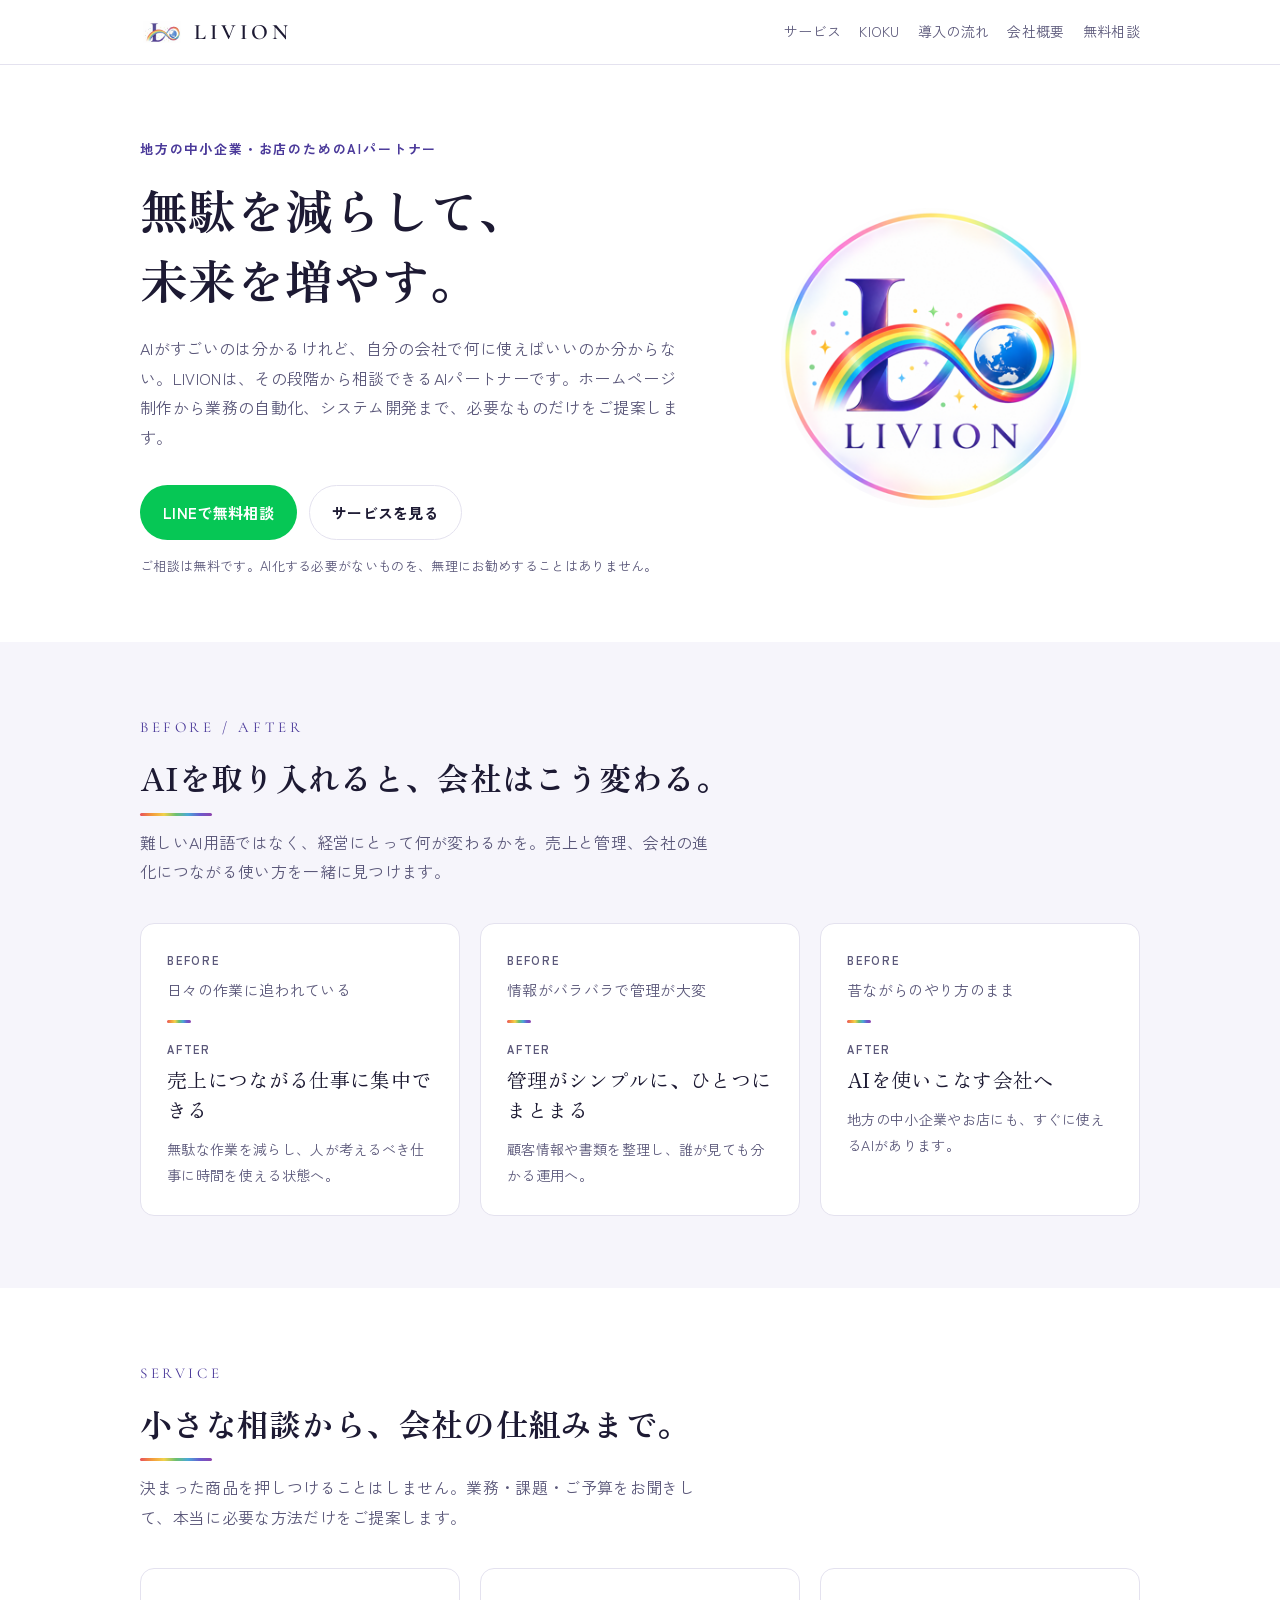
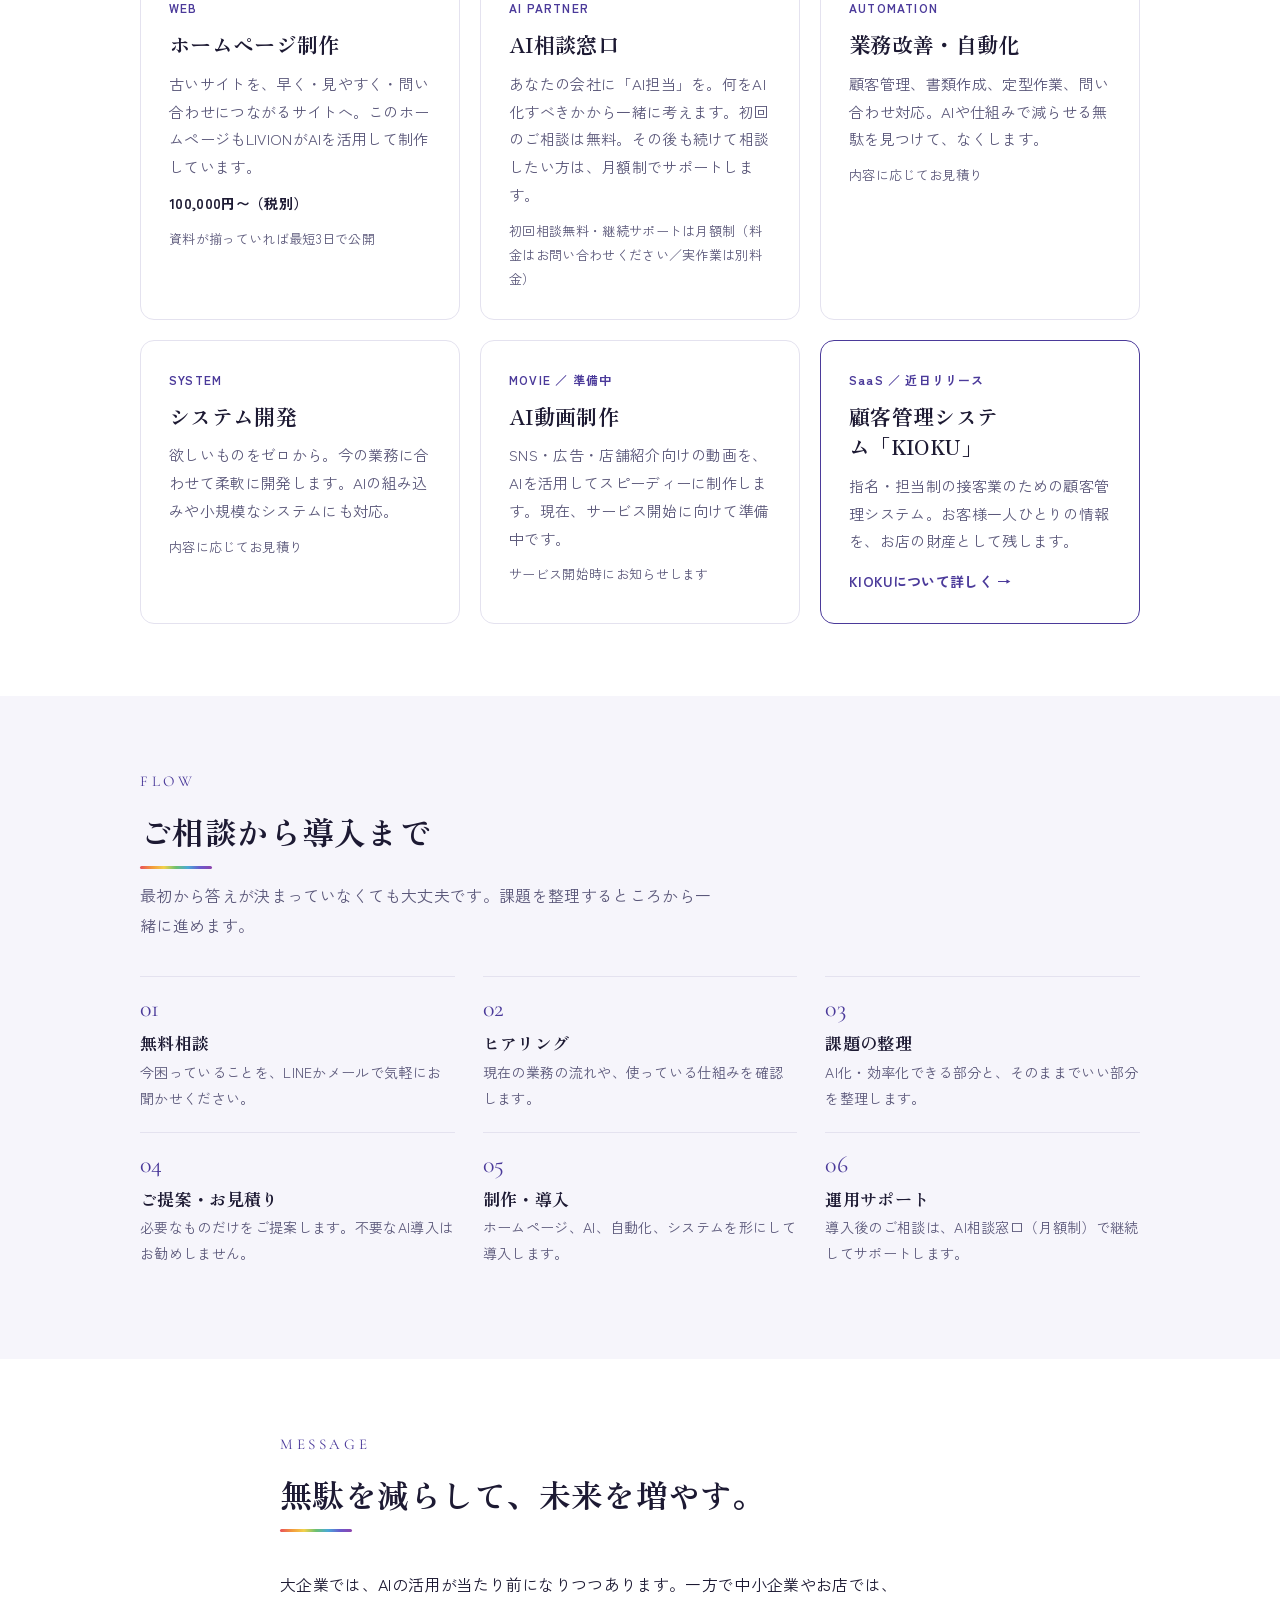
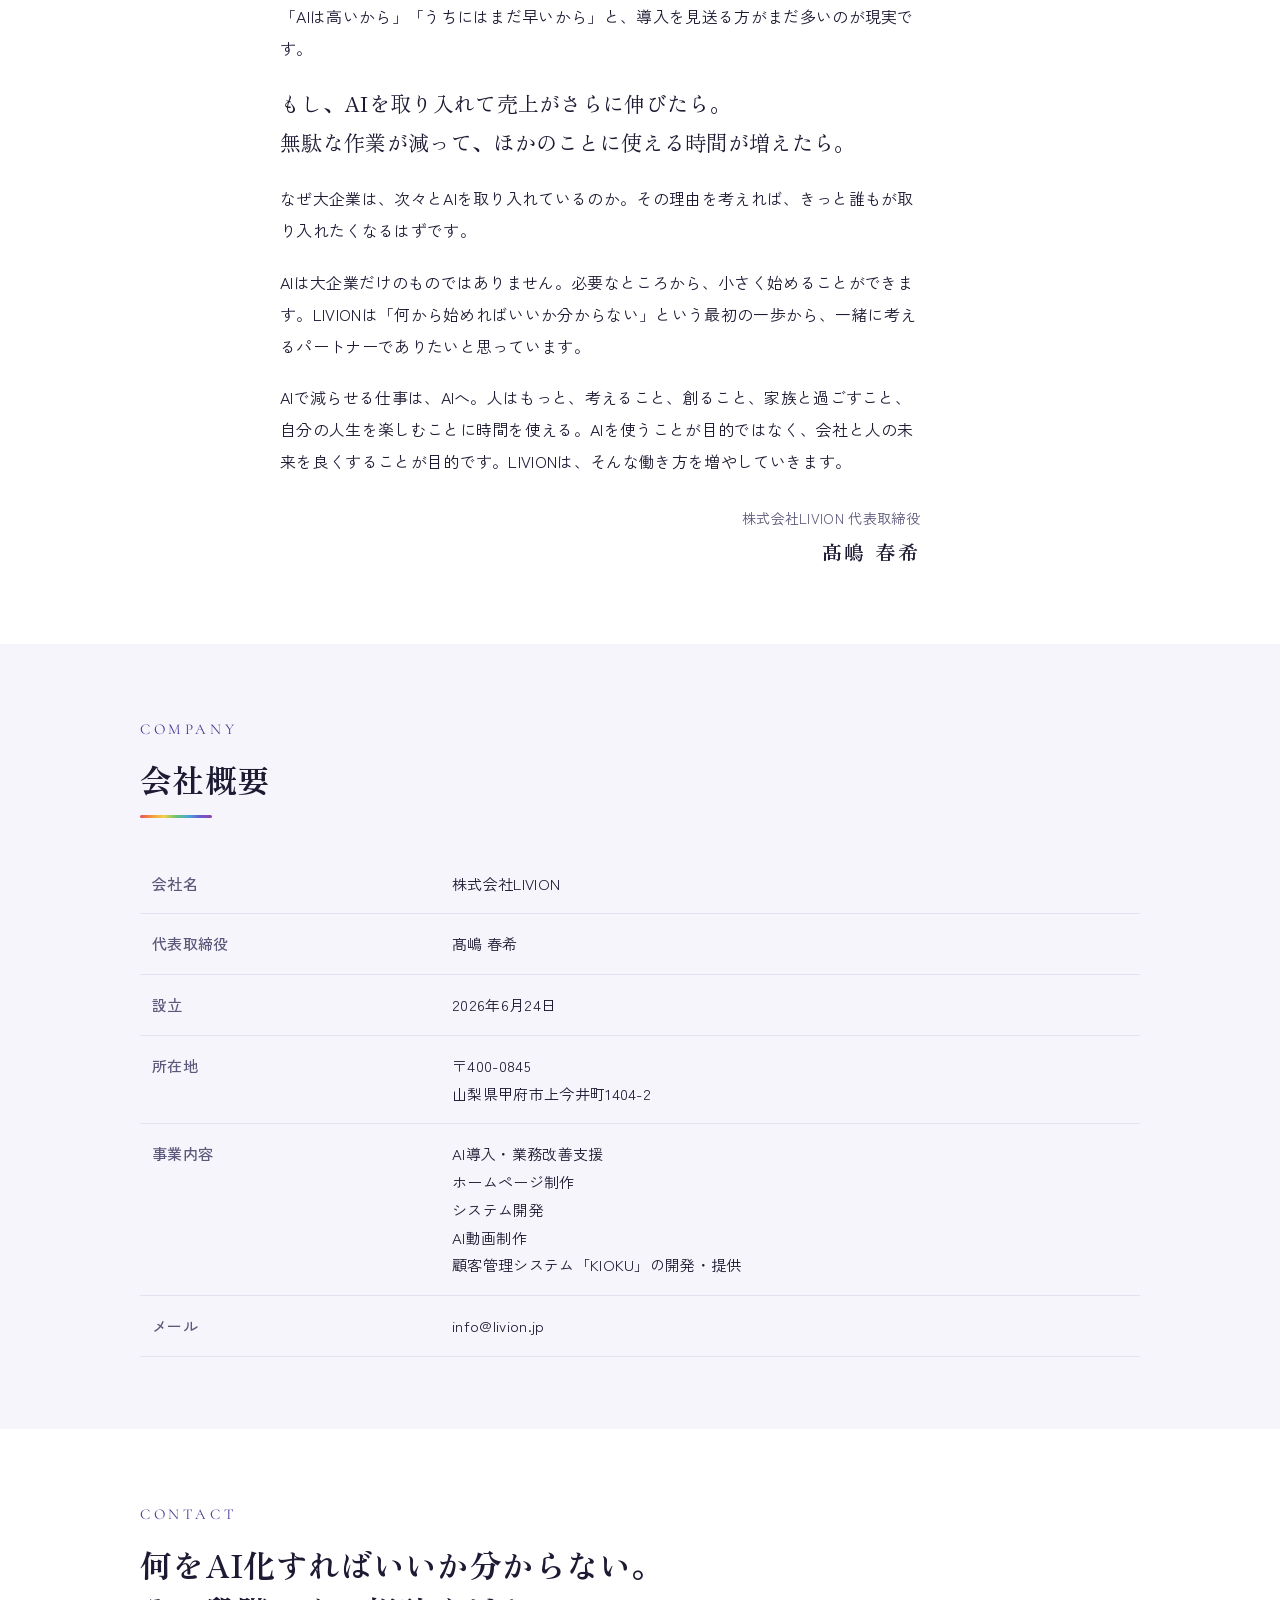
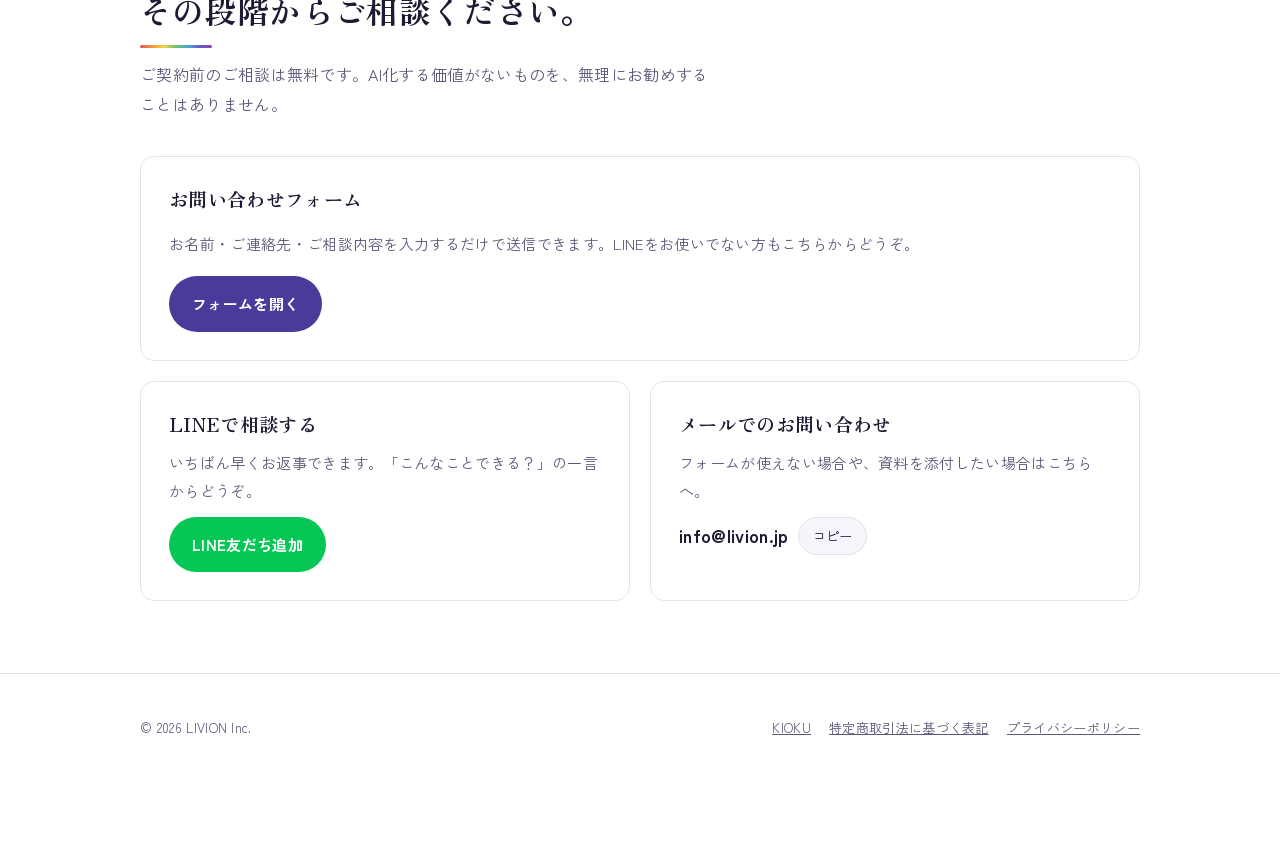
<file: index.html>
<!doctype html>
<html lang="ja">
<head>
<meta charset="utf-8">
<meta name="viewport" content="width=device-width, initial-scale=1, viewport-fit=cover">
<title>株式会社LIVION｜地方の中小企業・お店のためのAIパートナー</title>
<meta name="description" content="株式会社LIVION（山梨県甲府市）は、AI導入・業務改善、ホームページ制作、システム開発を通じて、中小企業やお店の「無駄を減らして、未来を増やす」AIパートナーです。初回相談無料。">
<link rel="canonical" href="https://livion.jp/">
<meta property="og:type" content="website">
<meta property="og:site_name" content="株式会社LIVION">
<meta property="og:title" content="株式会社LIVION｜無駄を減らして、未来を増やす。">
<meta property="og:description" content="AI導入・業務改善、ホームページ制作、システム開発。「何から始めればいいか分からない」段階からご相談ください。">
<meta property="og:url" content="https://livion.jp/">
<meta property="og:image" content="https://livion.jp/img/ogp.png">
<meta name="twitter:card" content="summary_large_image">
<link rel="icon" href="/favicon.ico" sizes="any">
<link rel="icon" type="image/png" href="/favicon.png">
<link rel="apple-touch-icon" href="/img/apple-touch-icon.png">
<link rel="preconnect" href="https://fonts.googleapis.com">
<link rel="preconnect" href="https://fonts.gstatic.com" crossorigin>
<link rel="stylesheet" href="https://fonts.googleapis.com/css2?family=Zen+Kaku+Gothic+New:wght@400;500;700&family=Zen+Old+Mincho:wght@600;700&family=Cormorant+Garamond:wght@500;600&display=swap">
<link rel="stylesheet" href="style.css">
<style>:root{padding-top:env(safe-area-inset-top,0px);padding-bottom:env(safe-area-inset-bottom,0px)}</style>
</head>
<body>
<header>
  <div class="wrap bar">
    <a class="brand" href="index.html"><img src="img/mark.jpg" alt="LIVION"><span>LIVION</span></a>
    <nav aria-label="メインメニュー">
      <a href="#service">サービス</a>
      <a href="kioku.html">KIOKU</a>
      <a href="#flow">導入の流れ</a>
      <a href="#company">会社概要</a>
      <a href="#contact">無料相談</a>
    </nav>
  </div>
  <div class="wrap m-nav" aria-label="メニュー">
    <a href="#service">サービス</a>
    <a href="kioku.html">KIOKU</a>
    <a href="#flow">導入の流れ</a>
    <a href="#company">会社概要</a>
    <a href="#contact">無料相談</a>
  </div>
</header>

<main id="top">
  <div class="hero">
    <div class="wrap hero-grid">
      <div>
        <p class="eyebrow">地方の中小企業・お店のためのAIパートナー</p>
        <h1>無駄を減らして、<br>未来を増やす。</h1>
        <p class="lead">AIがすごいのは分かるけれど、自分の会社で何に使えばいいのか分からない。LIVIONは、その段階から相談できるAIパートナーです。ホームページ制作から業務の自動化、システム開発まで、必要なものだけをご提案します。</p>
        <div class="cta">
          <a class="btn btn-line" href="https://lin.ee/nehpG9b" target="_blank" rel="noopener">LINEで無料相談</a>
          <a class="btn btn-ghost" href="#service">サービスを見る</a>
        </div>
        <p class="reassure">ご相談は無料です。AI化する必要がないものを、無理にお勧めすることはありません。</p>
      </div>
      <div class="hero-logo"><img src="img/logo.png" alt="株式会社LIVION ロゴ"></div>
    </div>
  </div>

  <section id="change" class="soft">
    <div class="wrap">
      <div class="sec-head"><span class="en">Before / After</span><h2>AIを取り入れると、会社はこう変わる。</h2><div class="rule"></div>
        <p class="sec-lead">難しいAI用語ではなく、経営にとって何が変わるかを。売上と管理、会社の進化につながる使い方を一緒に見つけます。</p></div>
      <div class="ba">
        <article class="ba-card">
          <span class="b-label">BEFORE</span>
          <span class="b-text">日々の作業に追われている</span>
          <span class="arrow" aria-hidden="true"></span>
          <span class="b-label">AFTER</span>
          <span class="a-text">売上につながる仕事に集中できる</span>
          <p>無駄な作業を減らし、人が考えるべき仕事に時間を使える状態へ。</p>
        </article>
        <article class="ba-card">
          <span class="b-label">BEFORE</span>
          <span class="b-text">情報がバラバラで管理が大変</span>
          <span class="arrow" aria-hidden="true"></span>
          <span class="b-label">AFTER</span>
          <span class="a-text">管理がシンプルに、ひとつにまとまる</span>
          <p>顧客情報や書類を整理し、誰が見ても分かる運用へ。</p>
        </article>
        <article class="ba-card">
          <span class="b-label">BEFORE</span>
          <span class="b-text">昔ながらのやり方のまま</span>
          <span class="arrow" aria-hidden="true"></span>
          <span class="b-label">AFTER</span>
          <span class="a-text">AIを使いこなす会社へ</span>
          <p>地方の中小企業やお店にも、すぐに使えるAIがあります。</p>
        </article>
      </div>
    </div>
  </section>

  <section id="service">
    <div class="wrap">
      <div class="sec-head"><span class="en">Service</span><h2>小さな相談から、会社の仕組みまで。</h2><div class="rule"></div>
        <p class="sec-lead">決まった商品を押しつけることはしません。業務・課題・ご予算をお聞きして、本当に必要な方法だけをご提案します。</p></div>
      <div class="services three">
        <article class="svc">
          <span class="tag">WEB</span>
          <h3>ホームページ制作</h3>
          <p>古いサイトを、早く・見やすく・問い合わせにつながるサイトへ。このホームページもLIVIONがAIを活用して制作しています。</p>
          <span class="price-tag">100,000円〜（税別）</span>
          <span class="meta">資料が揃っていれば最短3日で公開</span>
        </article>
        <article class="svc">
          <span class="tag">AI PARTNER</span>
          <h3>AI相談窓口</h3>
          <p>あなたの会社に「AI担当」を。何をAI化すべきかから一緒に考えます。初回のご相談は無料。その後も続けて相談したい方は、月額制でサポートします。</p>
          <span class="meta">初回相談無料・継続サポートは月額制（料金はお問い合わせください／実作業は別料金）</span>
        </article>
        <article class="svc">
          <span class="tag">AUTOMATION</span>
          <h3>業務改善・自動化</h3>
          <p>顧客管理、書類作成、定型作業、問い合わせ対応。AIや仕組みで減らせる無駄を見つけて、なくします。</p>
          <span class="meta">内容に応じてお見積り</span>
        </article>
        <article class="svc">
          <span class="tag">SYSTEM</span>
          <h3>システム開発</h3>
          <p>欲しいものをゼロから。今の業務に合わせて柔軟に開発します。AIの組み込みや小規模なシステムにも対応。</p>
          <span class="meta">内容に応じてお見積り</span>
        </article>
        <article class="svc">
          <span class="tag">MOVIE ／ 準備中</span>
          <h3>AI動画制作</h3>
          <p>SNS・広告・店舗紹介向けの動画を、AIを活用してスピーディーに制作します。現在、サービス開始に向けて準備中です。</p>
          <span class="meta">サービス開始時にお知らせします</span>
        </article>
        <article class="svc feature">
          <span class="tag">SaaS ／ 近日リリース</span>
          <h3>顧客管理システム「KIOKU」</h3>
          <p>指名・担当制の接客業のための顧客管理システム。お客様一人ひとりの情報を、お店の財産として残します。</p>
          <a class="more" href="kioku.html">KIOKUについて詳しく →</a>
        </article>
      </div>
    </div>
  </section>

  <section id="flow" class="soft">
    <div class="wrap">
      <div class="sec-head"><span class="en">Flow</span><h2>ご相談から導入まで</h2><div class="rule"></div>
        <p class="sec-lead">最初から答えが決まっていなくても大丈夫です。課題を整理するところから一緒に進めます。</p></div>
      <ol class="flow">
        <li><h3>無料相談</h3><p>今困っていることを、LINEかメールで気軽にお聞かせください。</p></li>
        <li><h3>ヒアリング</h3><p>現在の業務の流れや、使っている仕組みを確認します。</p></li>
        <li><h3>課題の整理</h3><p>AI化・効率化できる部分と、そのままでいい部分を整理します。</p></li>
        <li><h3>ご提案・お見積り</h3><p>必要なものだけをご提案します。不要なAI導入はお勧めしません。</p></li>
        <li><h3>制作・導入</h3><p>ホームページ、AI、自動化、システムを形にして導入します。</p></li>
        <li><h3>運用サポート</h3><p>導入後のご相談は、AI相談窓口（月額制）で継続してサポートします。</p></li>
      </ol>
    </div>
  </section>

  <section id="message">
    <div class="wrap narrow">
      <div class="sec-head"><span class="en">Message</span><h2>無駄を減らして、未来を増やす。</h2><div class="rule"></div></div>
      <div class="msg">
        <p>大企業では、AIの活用が当たり前になりつつあります。一方で中小企業やお店では、「AIは高いから」「うちにはまだ早いから」と、導入を見送る方がまだ多いのが現実です。</p>
        <p class="q">もし、AIを取り入れて売上がさらに伸びたら。<br>無駄な作業が減って、ほかのことに使える時間が増えたら。</p>
        <p>なぜ大企業は、次々とAIを取り入れているのか。その理由を考えれば、きっと誰もが取り入れたくなるはずです。</p>
        <p>AIは大企業だけのものではありません。必要なところから、小さく始めることができます。LIVIONは「何から始めればいいか分からない」という最初の一歩から、一緒に考えるパートナーでありたいと思っています。</p>
        <p>AIで減らせる仕事は、AIへ。人はもっと、考えること、創ること、家族と過ごすこと、自分の人生を楽しむことに時間を使える。AIを使うことが目的ではなく、会社と人の未来を良くすることが目的です。LIVIONは、そんな働き方を増やしていきます。</p>
        <p class="sign">株式会社LIVION 代表取締役<strong>髙嶋 春希</strong></p>
      </div>
    </div>
  </section>

  <section id="company" class="soft">
    <div class="wrap">
      <div class="sec-head"><span class="en">Company</span><h2>会社概要</h2><div class="rule"></div></div>
      <table class="tbl">
        <tr><th>会社名</th><td>株式会社LIVION</td></tr>
        <tr><th>代表取締役</th><td>髙嶋 春希</td></tr>
        <tr><th>設立</th><td>2026年6月24日</td></tr>
        <tr><th>所在地</th><td>〒400-0845<br>山梨県甲府市上今井町1404-2</td></tr>
        <tr><th>事業内容</th><td>AI導入・業務改善支援<br>ホームページ制作<br>システム開発<br>AI動画制作<br>顧客管理システム「KIOKU」の開発・提供</td></tr>
        <tr><th>メール</th><td>info@livion.jp</td></tr>
      </table>
    </div>
  </section>

  <section id="contact">
    <div class="wrap">
      <div class="sec-head"><span class="en">Contact</span><h2>何をAI化すればいいか分からない。<br>その段階からご相談ください。</h2><div class="rule"></div>
        <p class="sec-lead">ご契約前のご相談は無料です。AI化する価値がないものを、無理にお勧めすることはありません。</p></div>
      <div class="form-card">
        <h3>お問い合わせフォーム</h3>
        <p style="color:var(--ink-sub);font-size:15px">お名前・ご連絡先・ご相談内容を入力するだけで送信できます。LINEをお使いでない方もこちらからどうぞ。</p>
        <a class="btn btn-main" id="formLink" href="https://forms.gle/AzZHdAwDUVaNP9s66" target="_blank" rel="noopener" style="justify-self:start">フォームを開く</a>
      </div>
      <div class="contact">
        <div class="c-card">
          <h3>LINEで相談する</h3>
          <p>いちばん早くお返事できます。「こんなことできる？」の一言からどうぞ。</p>
          <a class="btn btn-line" href="https://lin.ee/nehpG9b" target="_blank" rel="noopener" style="justify-self:start">LINE友だち追加</a>
        </div>
        <div class="c-card">
          <h3>メールでのお問い合わせ</h3>
          <p>フォームが使えない場合や、資料を添付したい場合はこちらへ。</p>
          <div class="mail"><code id="mail">info@livion.jp</code><button class="copy" id="copyBtn" type="button">コピー</button></div>
        </div>
      </div>
    </div>
  </section>
</main>

<footer>
  <div class="wrap bar">
    <span>© 2026 LIVION Inc.</span>
    <div class="f-links"><a href="kioku.html">KIOKU</a><a href="tokushoho.html">特定商取引法に基づく表記</a><a href="privacy.html">プライバシーポリシー</a></div>
  </div>
</footer>

<a class="line-float" href="https://lin.ee/nehpG9b" target="_blank" rel="noopener">LINEで無料相談</a>

<script>
document.getElementById('copyBtn').addEventListener('click',function(){
  var b=this;
  function done(){b.textContent='コピーしました';setTimeout(function(){b.textContent='コピー'},1800)}
  function sel(){var r=document.createRange();r.selectNodeContents(document.getElementById('mail'));var s=getSelection();s.removeAllRanges();s.addRange(r)}
  try{navigator.clipboard.writeText('info@livion.jp').then(done,sel)}catch(e){sel()}
});
</script>

<script>
(function(){var f=document.querySelector('.line-float');if(!f)return;function u(){f.classList.toggle('show',window.scrollY>window.innerHeight*0.6)}window.addEventListener('scroll',u,{passive:true});u()})();
</script>
</body>
</html>
</file>
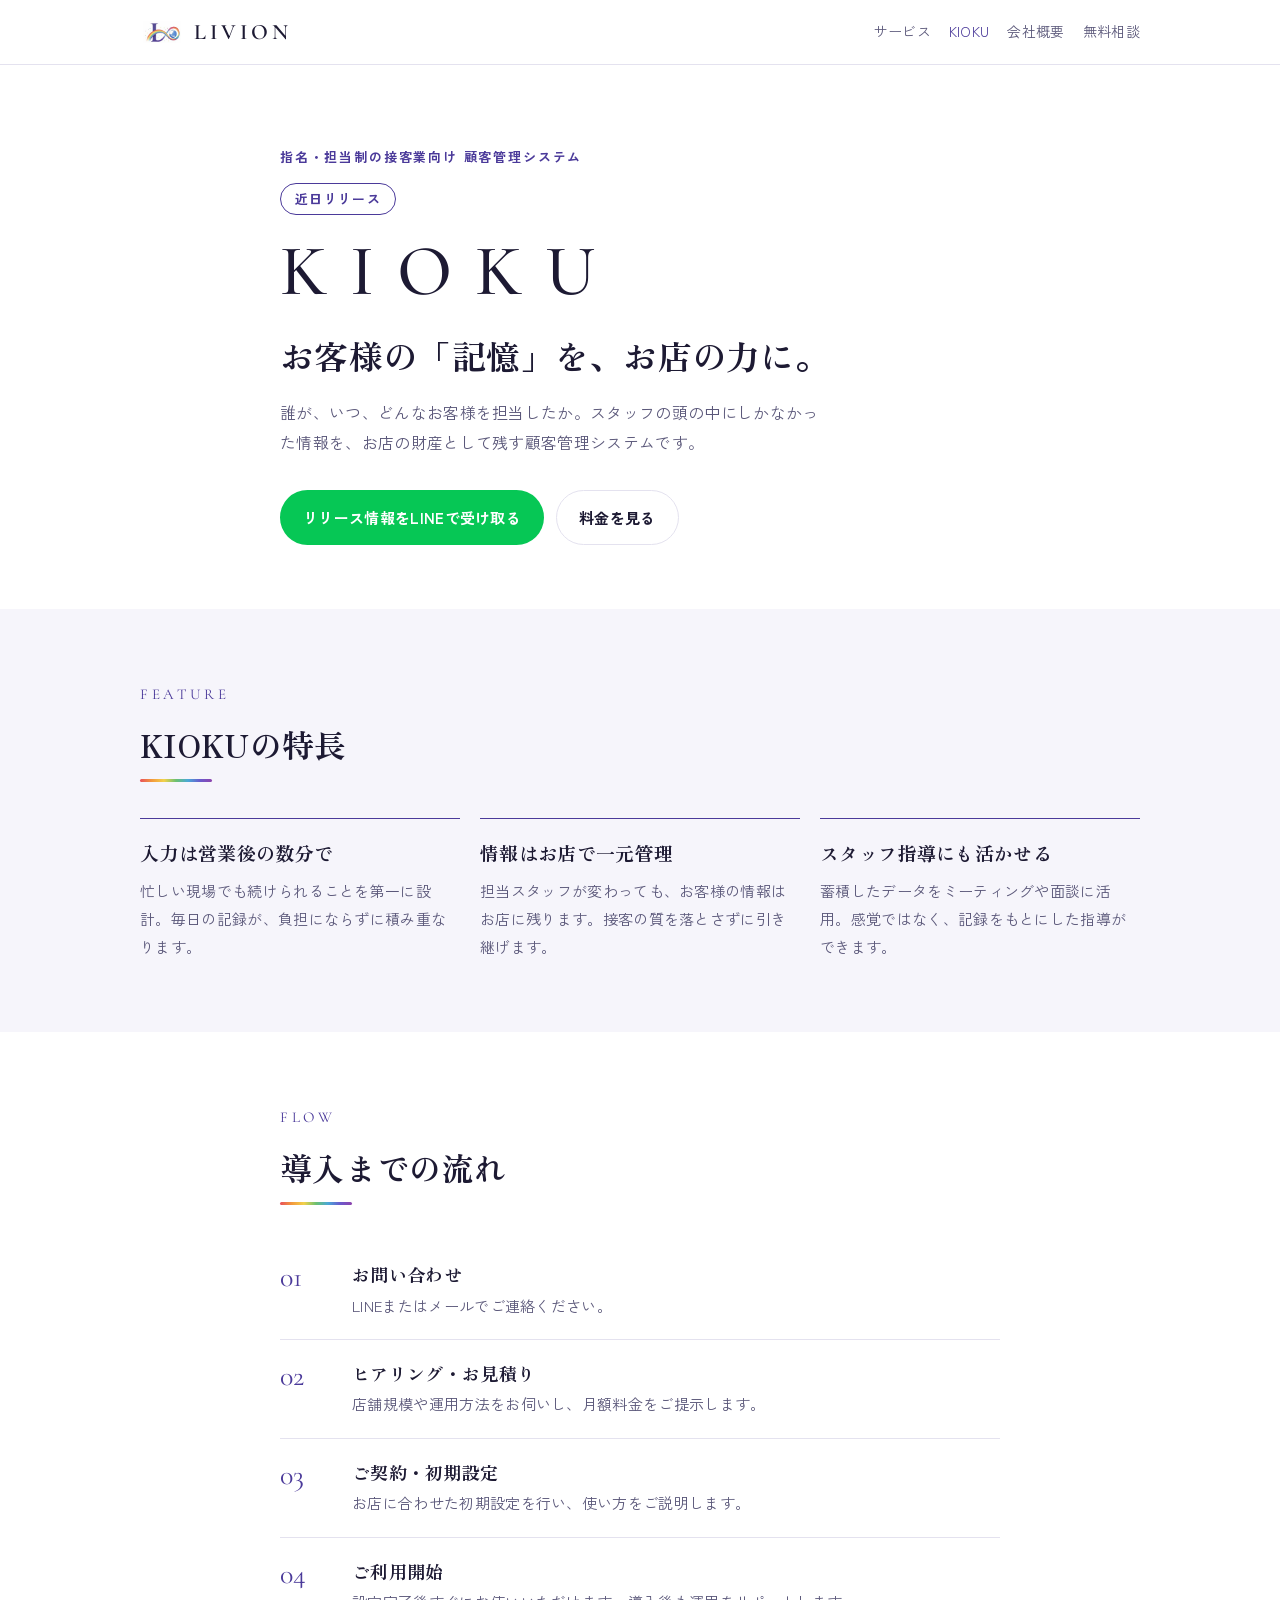
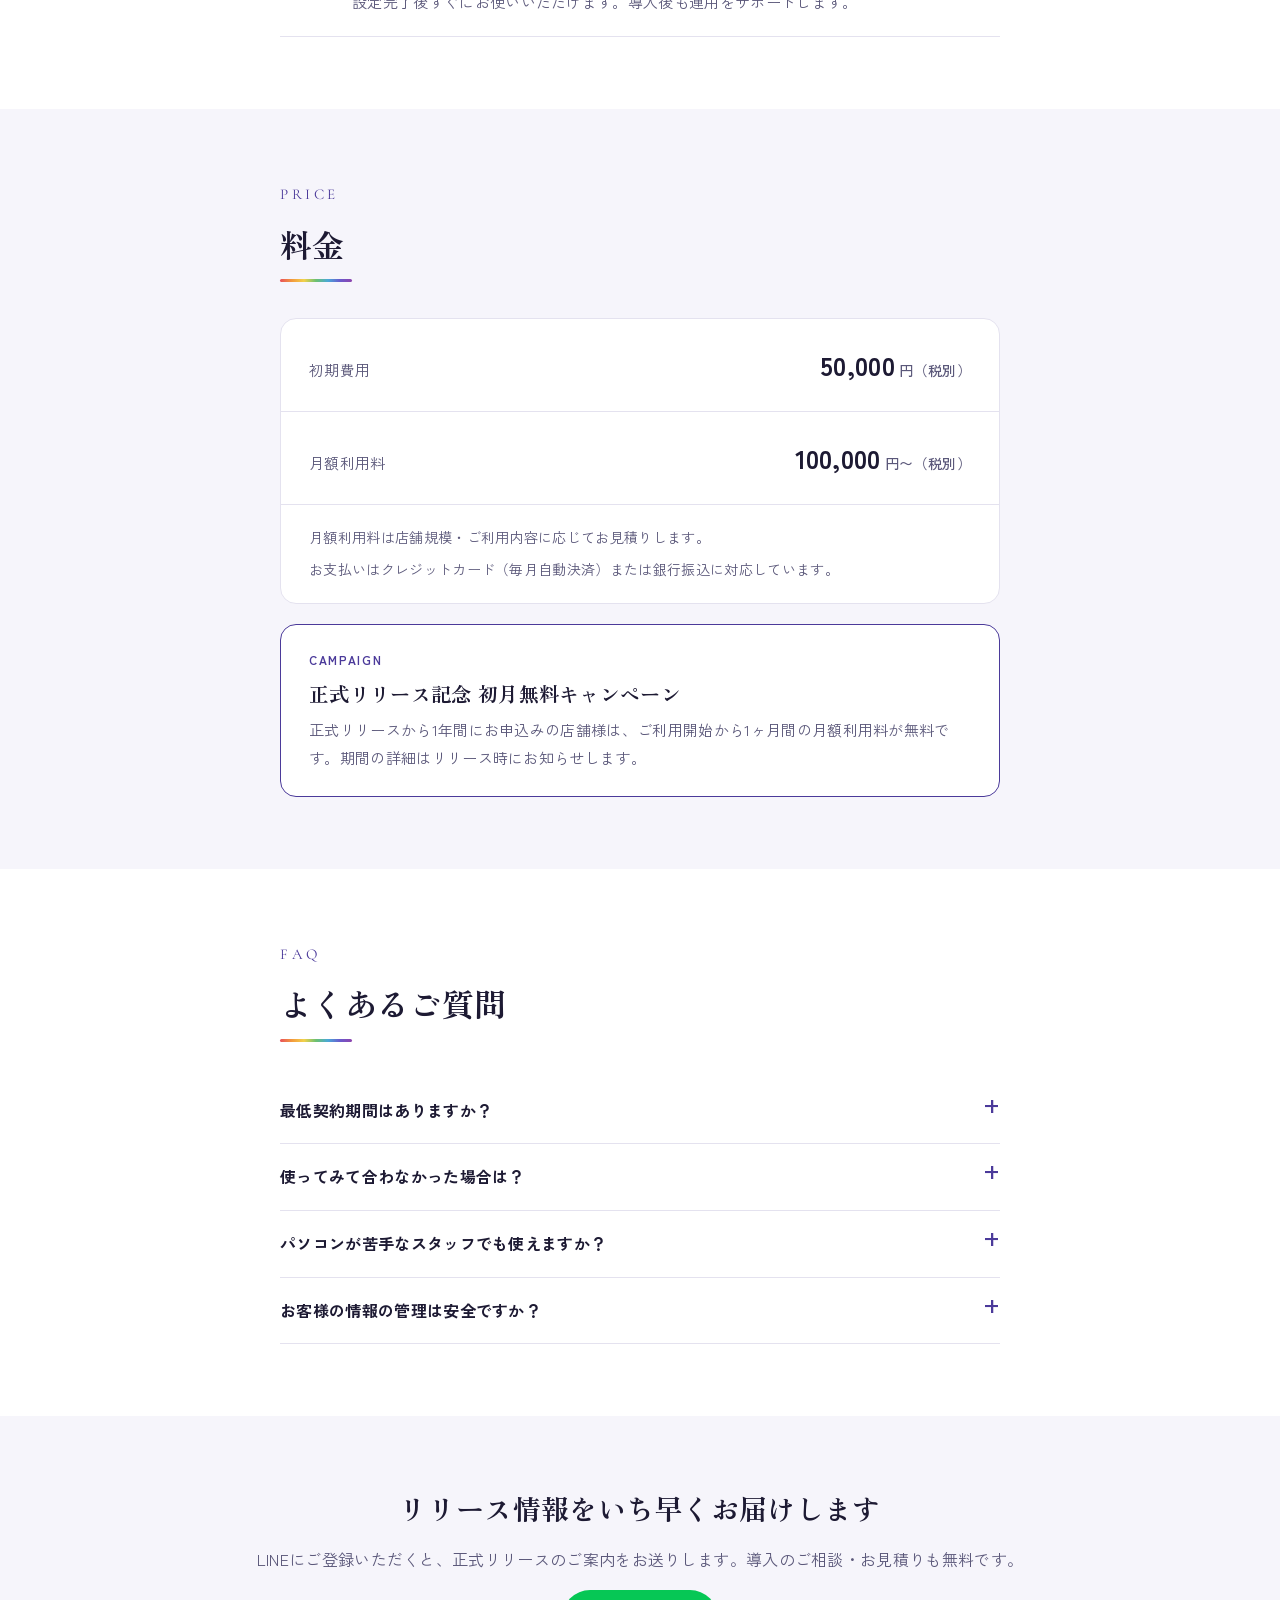
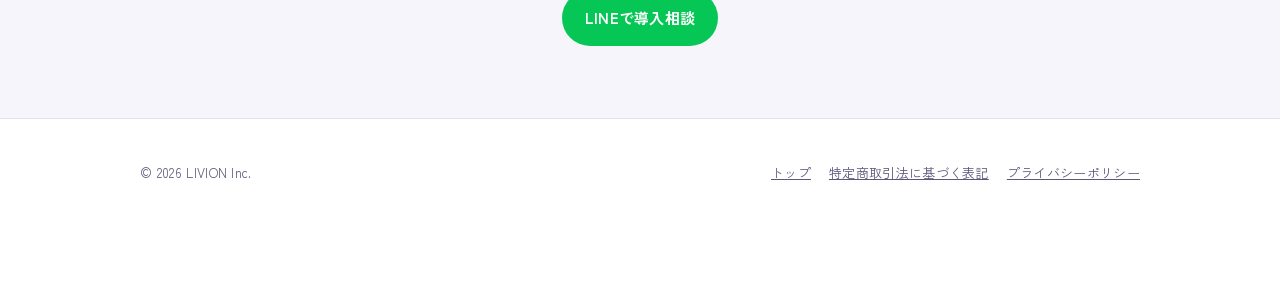
<file: kioku.html>
<!doctype html>
<html lang="ja">
<head>
<meta charset="utf-8">
<meta name="viewport" content="width=device-width, initial-scale=1, viewport-fit=cover">
<title>KIOKU｜株式会社LIVION</title>
<meta name="description" content="指名・担当制の接客業向け顧客管理システム「KIOKU」。営業後の入力は数分で完了。お客様の情報をお店の財産として残します。近日リリース。">
<meta property="og:image" content="https://livion.jp/img/ogp.png">
<link rel="icon" href="/favicon.ico" sizes="any">
<link rel="apple-touch-icon" href="/img/apple-touch-icon.png">
<link rel="preconnect" href="https://fonts.googleapis.com">
<link rel="preconnect" href="https://fonts.gstatic.com" crossorigin>
<link rel="stylesheet" href="https://fonts.googleapis.com/css2?family=Zen+Kaku+Gothic+New:wght@400;500;700&family=Zen+Old+Mincho:wght@600;700&family=Cormorant+Garamond:wght@500;600&display=swap">
<link rel="stylesheet" href="style.css">
<style>:root{padding-top:env(safe-area-inset-top,0px);padding-bottom:env(safe-area-inset-bottom,0px)}</style>
</head>
<body>

<header>
  <div class="wrap bar">
    <a class="brand" href="index.html"><img src="img/mark.jpg" alt="LIVION"><span>LIVION</span></a>
    <nav aria-label="メインメニュー">
      <a href="index.html#service">サービス</a>
      <a href="kioku.html" aria-current="page">KIOKU</a>
      <a href="index.html#company">会社概要</a>
      <a href="index.html#contact">無料相談</a>
    </nav>
  </div>
  <div class="wrap m-nav" aria-label="メニュー">
    <a href="index.html">トップ</a>
    <a href="index.html#service">サービス</a>
    <a href="kioku.html" aria-current="page">KIOKU</a>
    <a href="#price">料金</a>
    <a href="index.html#contact">無料相談</a>
  </div>
</header>

<main>
  <div class="k-hero">
    <div class="wrap narrow">
      <p class="eyebrow">指名・担当制の接客業向け 顧客管理システム</p>
      <p style="margin-top:14px"><span style="display:inline-block;border:1px solid var(--accent);color:var(--accent);border-radius:999px;padding:3px 14px;font-size:13px;font-weight:700;letter-spacing:.1em">近日リリース</span></p>
      <p class="k-name" style="margin-top:20px">KIOKU</p>
      <h1>お客様の「記憶」を、お店の力に。</h1>
      <p class="lead">誰が、いつ、どんなお客様を担当したか。スタッフの頭の中にしかなかった情報を、お店の財産として残す顧客管理システムです。</p>
      <div class="cta">
        <a class="btn btn-line" href="https://lin.ee/nehpG9b" target="_blank" rel="noopener">リリース情報をLINEで受け取る</a>
        <a class="btn btn-ghost" href="#price">料金を見る</a>
      </div>
    </div>
  </div>

  <section class="soft">
    <div class="wrap">
      <div class="sec-head"><span class="en">Feature</span><h2>KIOKUの特長</h2><div class="rule"></div></div>
      <div class="feats">
        <div class="feat">
          <h3>入力は営業後の数分で</h3>
          <p>忙しい現場でも続けられることを第一に設計。毎日の記録が、負担にならずに積み重なります。</p>
        </div>
        <div class="feat">
          <h3>情報はお店で一元管理</h3>
          <p>担当スタッフが変わっても、お客様の情報はお店に残ります。接客の質を落とさずに引き継げます。</p>
        </div>
        <div class="feat">
          <h3>スタッフ指導にも活かせる</h3>
          <p>蓄積したデータをミーティングや面談に活用。感覚ではなく、記録をもとにした指導ができます。</p>
        </div>
      </div>
    </div>
  </section>

  <section>
    <div class="wrap narrow">
      <div class="sec-head"><span class="en">Flow</span><h2>導入までの流れ</h2><div class="rule"></div></div>
      <ol class="steps">
        <li><div><h3>お問い合わせ</h3><p>LINEまたはメールでご連絡ください。</p></div></li>
        <li><div><h3>ヒアリング・お見積り</h3><p>店舗規模や運用方法をお伺いし、月額料金をご提示します。</p></div></li>
        <li><div><h3>ご契約・初期設定</h3><p>お店に合わせた初期設定を行い、使い方をご説明します。</p></div></li>
        <li><div><h3>ご利用開始</h3><p>設定完了後すぐにお使いいただけます。導入後も運用をサポートします。</p></div></li>
      </ol>
    </div>
  </section>

  <section id="price" class="soft">
    <div class="wrap narrow">
      <div class="sec-head"><span class="en">Price</span><h2>料金</h2><div class="rule"></div></div>
      <div class="plan">
        <dl class="plan-rows" style="margin:0">
          <div class="plan-row"><dt>初期費用</dt><dd>50,000<small> 円（税別）</small></dd></div>
          <div class="plan-row"><dt>月額利用料</dt><dd>100,000<small> 円〜（税別）</small></dd></div>
        </dl>
        <div class="plan-note">
          <p>月額利用料は店舗規模・ご利用内容に応じてお見積りします。</p>
          <p>お支払いはクレジットカード（毎月自動決済）または銀行振込に対応しています。</p>
        </div>
      </div>
      <div class="campaign">
        <span class="label">CAMPAIGN</span>
        <h3>正式リリース記念 初月無料キャンペーン</h3>
        <p>正式リリースから1年間にお申込みの店舗様は、ご利用開始から1ヶ月間の月額利用料が無料です。期間の詳細はリリース時にお知らせします。</p>
      </div>
    </div>
  </section>

  <section>
    <div class="wrap narrow">
      <div class="sec-head"><span class="en">FAQ</span><h2>よくあるご質問</h2><div class="rule"></div></div>
      <div class="faq">
        <details><summary>最低契約期間はありますか？</summary><p>ありません。いつでも解約をお申し出いただけます。お申し出以降に到来する更新日からは請求いたしません。</p></details>
        <details><summary>使ってみて合わなかった場合は？</summary><p>キャンペーン期間中は初月無料のため、無料期間中のご解約で月額利用料は発生しません。キャンペーン終了後にお申込みの場合は、初回の月額利用料に限り、お支払いから1ヶ月以内のお申し出で全額返金いたします。初期費用は返金の対象外です。</p></details>
        <details><summary>パソコンが苦手なスタッフでも使えますか？</summary><p>はい。操作は最小限に絞っており、初期設定時に使い方もご説明します。</p></details>
        <details><summary>お客様の情報の管理は安全ですか？</summary><p>システムを操作できるのは、お店が許可したスタッフのみです。導入時にセキュリティについても詳しくご説明します。</p></details>
      </div>
    </div>
  </section>

  <section class="soft">
    <div class="wrap end-cta">
      <h2>リリース情報をいち早くお届けします</h2>
      <p style="color:var(--ink-sub)">LINEにご登録いただくと、正式リリースのご案内をお送りします。導入のご相談・お見積りも無料です。</p>
      <a class="btn btn-line" href="https://lin.ee/nehpG9b" target="_blank" rel="noopener">LINEで導入相談</a>
    </div>
  </section>
</main>

<footer>
  <div class="wrap bar">
    <span>© 2026 LIVION Inc.</span>
    <div class="f-links"><a href="index.html">トップ</a><a href="tokushoho.html">特定商取引法に基づく表記</a><a href="privacy.html">プライバシーポリシー</a></div>
  </div>
</footer>

<a class="line-float" href="https://lin.ee/nehpG9b" target="_blank" rel="noopener">LINEで相談</a>

<script>
(function(){var f=document.querySelector('.line-float');if(!f)return;function u(){f.classList.toggle('show',window.scrollY>window.innerHeight*0.6)}window.addEventListener('scroll',u,{passive:true});u()})();
</script>
</body>
</html>
</file>
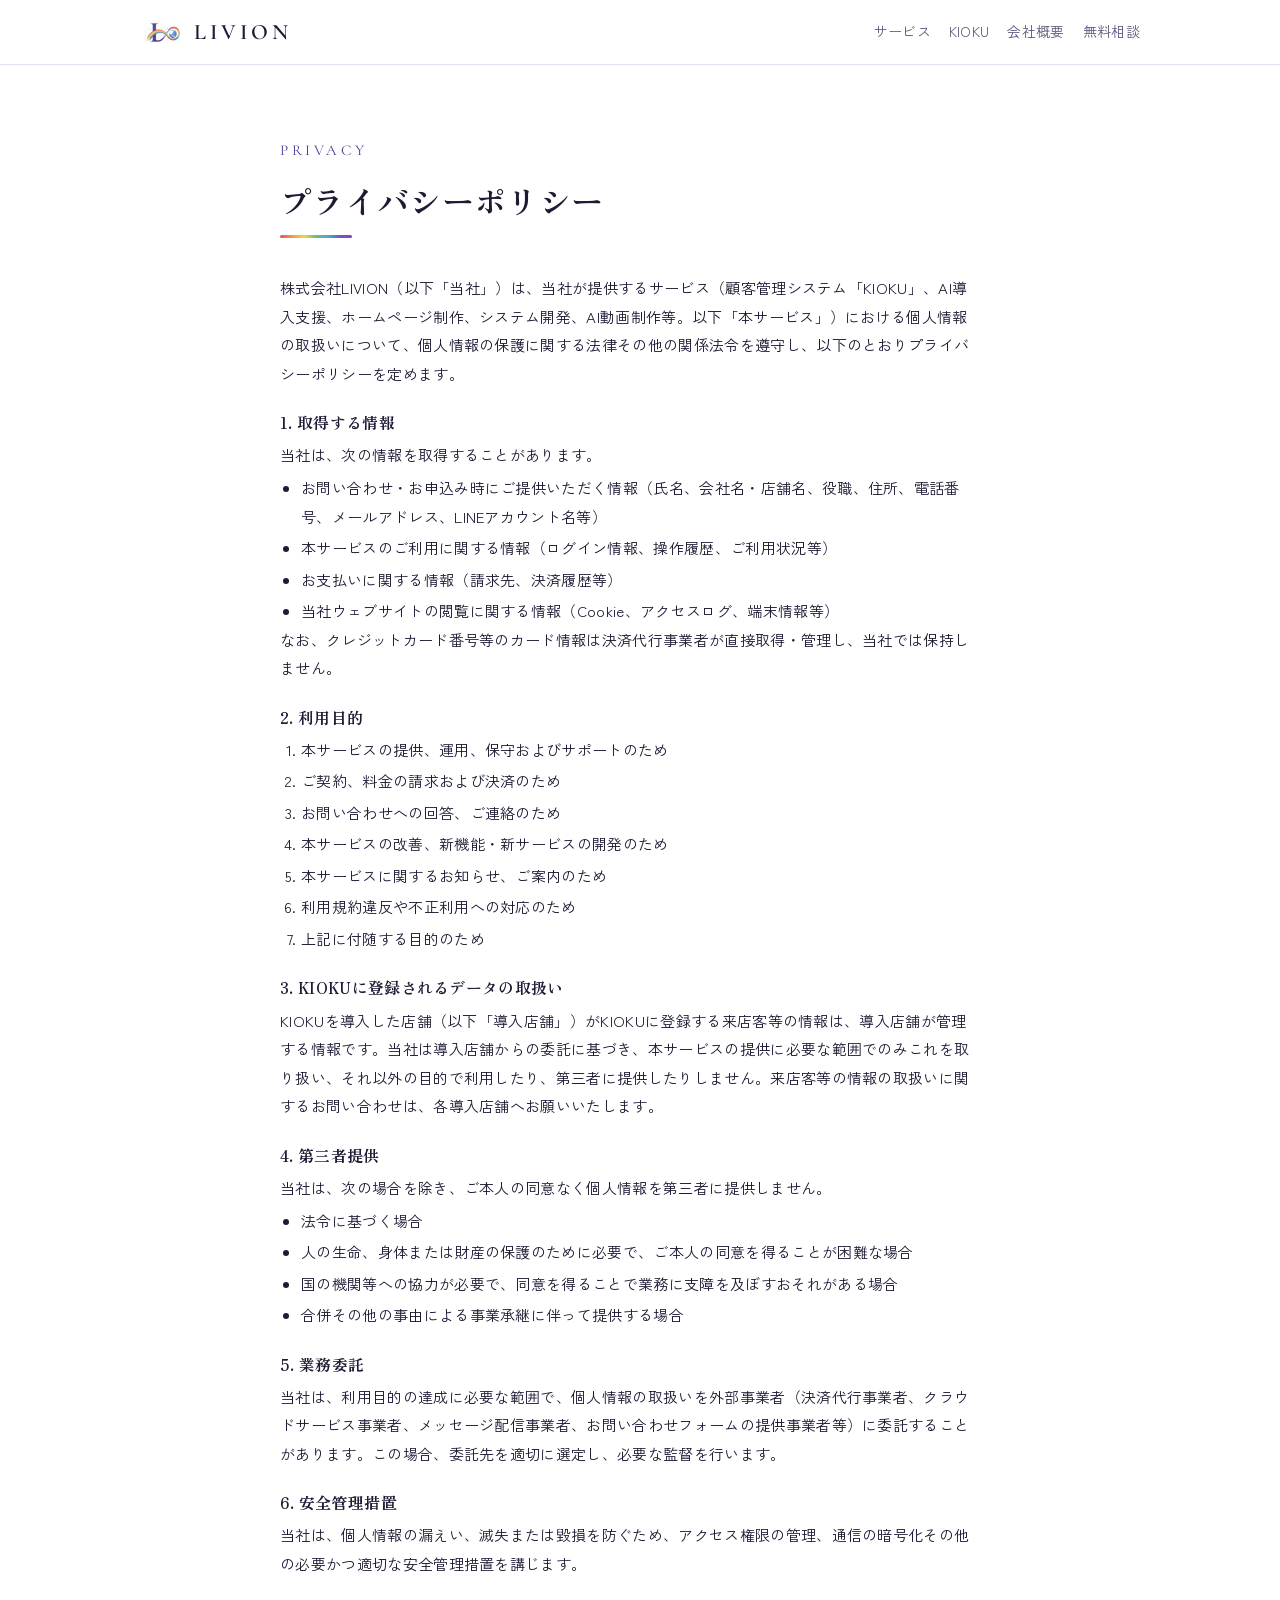
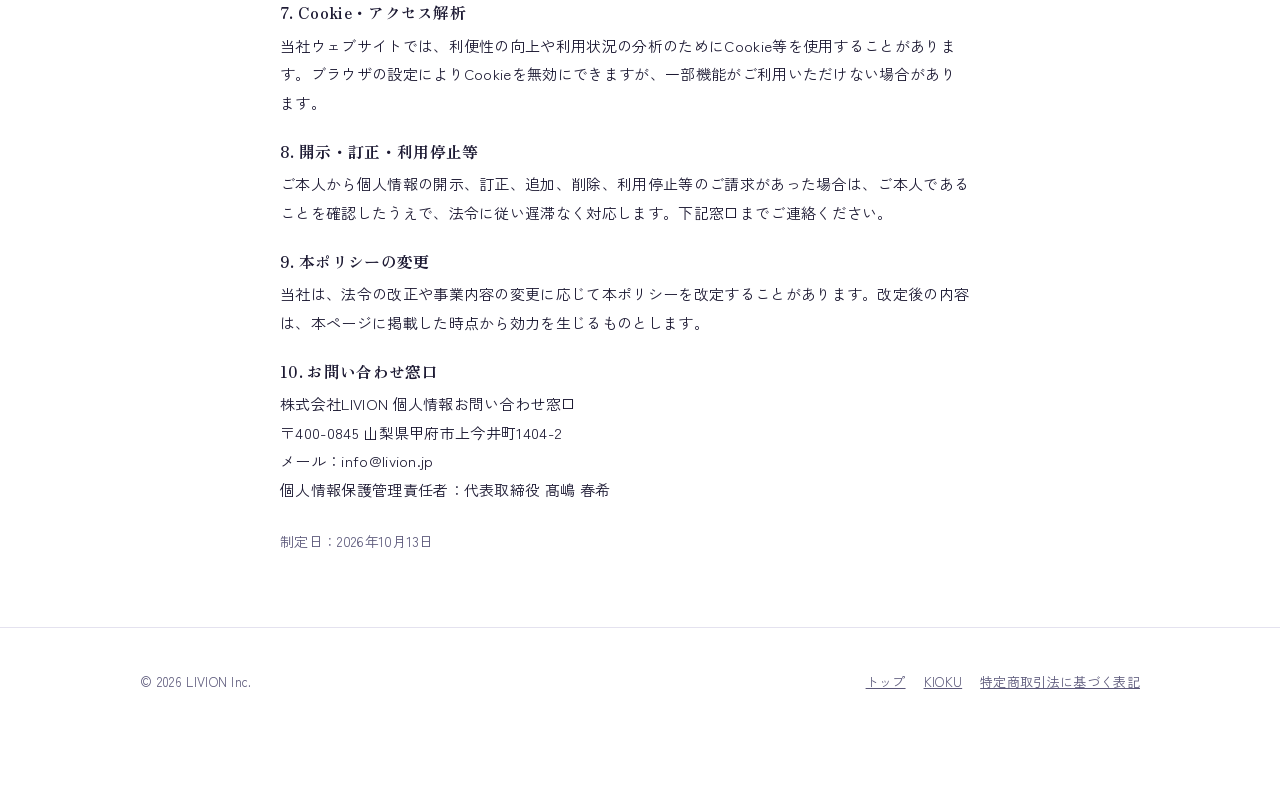
<file: privacy.html>
<!doctype html>
<html lang="ja">
<head>
<meta charset="utf-8">
<meta name="viewport" content="width=device-width, initial-scale=1, viewport-fit=cover">
<title>プライバシーポリシー｜株式会社LIVION</title>
<meta name="description" content="株式会社LIVIONのプライバシーポリシーです。">
<meta property="og:image" content="https://livion.jp/img/ogp.png">
<link rel="icon" href="/favicon.ico" sizes="any">
<link rel="apple-touch-icon" href="/img/apple-touch-icon.png">
<link rel="preconnect" href="https://fonts.googleapis.com">
<link rel="preconnect" href="https://fonts.gstatic.com" crossorigin>
<link rel="stylesheet" href="https://fonts.googleapis.com/css2?family=Zen+Kaku+Gothic+New:wght@400;500;700&family=Zen+Old+Mincho:wght@600;700&family=Cormorant+Garamond:wght@500;600&display=swap">
<link rel="stylesheet" href="style.css">
<style>:root{padding-top:env(safe-area-inset-top,0px);padding-bottom:env(safe-area-inset-bottom,0px)}</style>
</head>
<body>
<header>
  <div class="wrap bar">
    <a class="brand" href="index.html"><img src="img/mark.jpg" alt="LIVION"><span>LIVION</span></a>
    <nav aria-label="メインメニュー">
      <a href="index.html#service">サービス</a>
      <a href="kioku.html">KIOKU</a>
      <a href="index.html#company">会社概要</a>
      <a href="index.html#contact">無料相談</a>
    </nav>
  </div>
  <div class="wrap m-nav" aria-label="メニュー">
    <a href="index.html">トップ</a>
    <a href="index.html#service">サービス</a>
    <a href="kioku.html">KIOKU</a>
    <a href="index.html#contact">無料相談</a>
  </div>
</header>

<main>
  <section>
    <div class="wrap narrow">
      <div class="sec-head"><span class="en">Privacy</span><h2>プライバシーポリシー</h2><div class="rule"></div></div>
      <div class="policy">
        <p>株式会社LIVION（以下「当社」）は、当社が提供するサービス（顧客管理システム「KIOKU」、AI導入支援、ホームページ制作、システム開発、AI動画制作等。以下「本サービス」）における個人情報の取扱いについて、個人情報の保護に関する法律その他の関係法令を遵守し、以下のとおりプライバシーポリシーを定めます。</p>
        <div><h3>1. 取得する情報</h3><p>当社は、次の情報を取得することがあります。</p><ul>
          <li>お問い合わせ・お申込み時にご提供いただく情報（氏名、会社名・店舗名、役職、住所、電話番号、メールアドレス、LINEアカウント名等）</li>
          <li>本サービスのご利用に関する情報（ログイン情報、操作履歴、ご利用状況等）</li>
          <li>お支払いに関する情報（請求先、決済履歴等）</li>
          <li>当社ウェブサイトの閲覧に関する情報（Cookie、アクセスログ、端末情報等）</li></ul>
          <p>なお、クレジットカード番号等のカード情報は決済代行事業者が直接取得・管理し、当社では保持しません。</p></div>
        <div><h3>2. 利用目的</h3><ol>
          <li>本サービスの提供、運用、保守およびサポートのため</li><li>ご契約、料金の請求および決済のため</li><li>お問い合わせへの回答、ご連絡のため</li><li>本サービスの改善、新機能・新サービスの開発のため</li><li>本サービスに関するお知らせ、ご案内のため</li><li>利用規約違反や不正利用への対応のため</li><li>上記に付随する目的のため</li></ol></div>
        <div><h3>3. KIOKUに登録されるデータの取扱い</h3><p>KIOKUを導入した店舗（以下「導入店舗」）がKIOKUに登録する来店客等の情報は、導入店舗が管理する情報です。当社は導入店舗からの委託に基づき、本サービスの提供に必要な範囲でのみこれを取り扱い、それ以外の目的で利用したり、第三者に提供したりしません。来店客等の情報の取扱いに関するお問い合わせは、各導入店舗へお願いいたします。</p></div>
        <div><h3>4. 第三者提供</h3><p>当社は、次の場合を除き、ご本人の同意なく個人情報を第三者に提供しません。</p><ul>
          <li>法令に基づく場合</li><li>人の生命、身体または財産の保護のために必要で、ご本人の同意を得ることが困難な場合</li><li>国の機関等への協力が必要で、同意を得ることで業務に支障を及ぼすおそれがある場合</li><li>合併その他の事由による事業承継に伴って提供する場合</li></ul></div>
        <div><h3>5. 業務委託</h3><p>当社は、利用目的の達成に必要な範囲で、個人情報の取扱いを外部事業者（決済代行事業者、クラウドサービス事業者、メッセージ配信事業者、お問い合わせフォームの提供事業者等）に委託することがあります。この場合、委託先を適切に選定し、必要な監督を行います。</p></div>
        <div><h3>6. 安全管理措置</h3><p>当社は、個人情報の漏えい、滅失または毀損を防ぐため、アクセス権限の管理、通信の暗号化その他の必要かつ適切な安全管理措置を講じます。</p></div>
        <div><h3>7. Cookie・アクセス解析</h3><p>当社ウェブサイトでは、利便性の向上や利用状況の分析のためにCookie等を使用することがあります。ブラウザの設定によりCookieを無効にできますが、一部機能がご利用いただけない場合があります。</p></div>
        <div><h3>8. 開示・訂正・利用停止等</h3><p>ご本人から個人情報の開示、訂正、追加、削除、利用停止等のご請求があった場合は、ご本人であることを確認したうえで、法令に従い遅滞なく対応します。下記窓口までご連絡ください。</p></div>
        <div><h3>9. 本ポリシーの変更</h3><p>当社は、法令の改正や事業内容の変更に応じて本ポリシーを改定することがあります。改定後の内容は、本ページに掲載した時点から効力を生じるものとします。</p></div>
        <div><h3>10. お問い合わせ窓口</h3><p>株式会社LIVION 個人情報お問い合わせ窓口<br>〒400-0845 山梨県甲府市上今井町1404-2<br>メール：info@livion.jp<br>個人情報保護管理責任者：代表取締役 髙嶋 春希</p></div>
        <p class="meta">制定日：2026年10月13日</p>
      </div>
    </div>
  </section>
</main>

<footer>
  <div class="wrap bar">
    <span>© 2026 LIVION Inc.</span>
    <div class="f-links"><a href="index.html">トップ</a><a href="kioku.html">KIOKU</a><a href="tokushoho.html">特定商取引法に基づく表記</a></div>
  </div>
</footer>
</body>
</html>
</file>
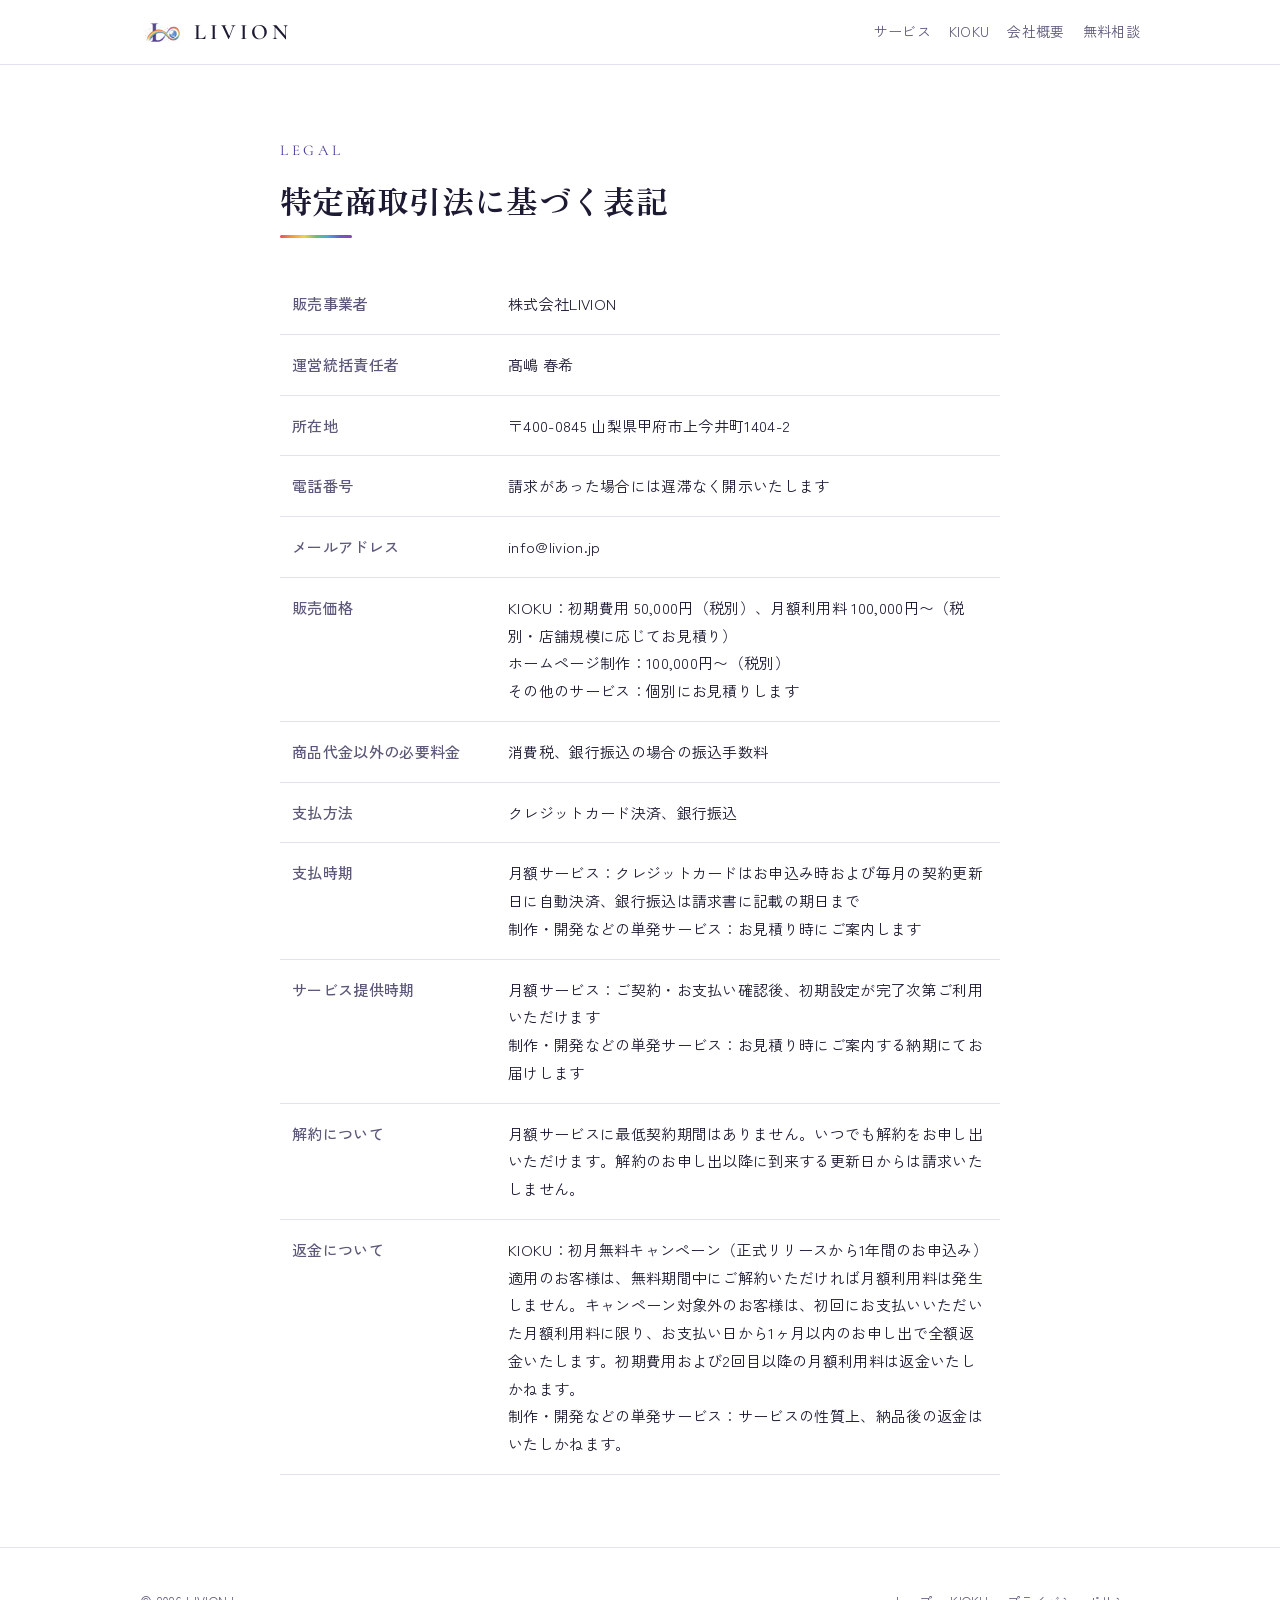
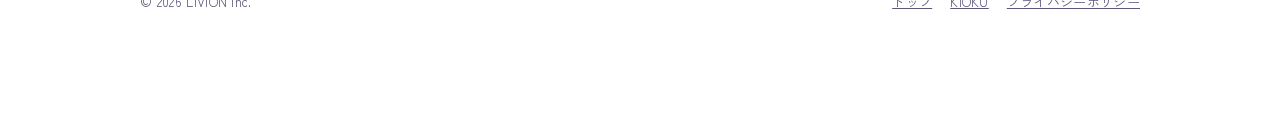
<file: tokushoho.html>
<!doctype html>
<html lang="ja">
<head>
<meta charset="utf-8">
<meta name="viewport" content="width=device-width, initial-scale=1, viewport-fit=cover">
<title>特定商取引法に基づく表記｜株式会社LIVION</title>
<meta name="description" content="株式会社LIVIONの特定商取引法に基づく表記です。">
<meta property="og:image" content="https://livion.jp/img/ogp.png">
<link rel="icon" href="/favicon.ico" sizes="any">
<link rel="apple-touch-icon" href="/img/apple-touch-icon.png">
<link rel="preconnect" href="https://fonts.googleapis.com">
<link rel="preconnect" href="https://fonts.gstatic.com" crossorigin>
<link rel="stylesheet" href="https://fonts.googleapis.com/css2?family=Zen+Kaku+Gothic+New:wght@400;500;700&family=Zen+Old+Mincho:wght@600;700&family=Cormorant+Garamond:wght@500;600&display=swap">
<link rel="stylesheet" href="style.css">
<style>:root{padding-top:env(safe-area-inset-top,0px);padding-bottom:env(safe-area-inset-bottom,0px)}</style>
</head>
<body>
<header>
  <div class="wrap bar">
    <a class="brand" href="index.html"><img src="img/mark.jpg" alt="LIVION"><span>LIVION</span></a>
    <nav aria-label="メインメニュー">
      <a href="index.html#service">サービス</a>
      <a href="kioku.html">KIOKU</a>
      <a href="index.html#company">会社概要</a>
      <a href="index.html#contact">無料相談</a>
    </nav>
  </div>
  <div class="wrap m-nav" aria-label="メニュー">
    <a href="index.html">トップ</a>
    <a href="index.html#service">サービス</a>
    <a href="kioku.html">KIOKU</a>
    <a href="index.html#contact">無料相談</a>
  </div>
</header>

<main>
  <section>
    <div class="wrap narrow">
      <div class="sec-head"><span class="en">Legal</span><h2>特定商取引法に基づく表記</h2><div class="rule"></div></div>
      <table class="tbl">
        <tr><th>販売事業者</th><td>株式会社LIVION</td></tr>
        <tr><th>運営統括責任者</th><td>髙嶋 春希</td></tr>
        <tr><th>所在地</th><td>〒400-0845 山梨県甲府市上今井町1404-2</td></tr>
        <tr><th>電話番号</th><td>請求があった場合には遅滞なく開示いたします</td></tr>
        <tr><th>メールアドレス</th><td>info@livion.jp</td></tr>
        <tr><th>販売価格</th><td>KIOKU：初期費用 50,000円（税別）、月額利用料 100,000円〜（税別・店舗規模に応じてお見積り）<br>ホームページ制作：100,000円〜（税別）<br>その他のサービス：個別にお見積りします</td></tr>
        <tr><th>商品代金以外の必要料金</th><td>消費税、銀行振込の場合の振込手数料</td></tr>
        <tr><th>支払方法</th><td>クレジットカード決済、銀行振込</td></tr>
        <tr><th>支払時期</th><td>月額サービス：クレジットカードはお申込み時および毎月の契約更新日に自動決済、銀行振込は請求書に記載の期日まで<br>制作・開発などの単発サービス：お見積り時にご案内します</td></tr>
        <tr><th>サービス提供時期</th><td>月額サービス：ご契約・お支払い確認後、初期設定が完了次第ご利用いただけます<br>制作・開発などの単発サービス：お見積り時にご案内する納期にてお届けします</td></tr>
        <tr><th>解約について</th><td>月額サービスに最低契約期間はありません。いつでも解約をお申し出いただけます。解約のお申し出以降に到来する更新日からは請求いたしません。</td></tr>
        <tr><th>返金について</th><td>KIOKU：初月無料キャンペーン（正式リリースから1年間のお申込み）適用のお客様は、無料期間中にご解約いただければ月額利用料は発生しません。キャンペーン対象外のお客様は、初回にお支払いいただいた月額利用料に限り、お支払い日から1ヶ月以内のお申し出で全額返金いたします。初期費用および2回目以降の月額利用料は返金いたしかねます。<br>制作・開発などの単発サービス：サービスの性質上、納品後の返金はいたしかねます。</td></tr>
      </table>
    </div>
  </section>
</main>

<footer>
  <div class="wrap bar">
    <span>© 2026 LIVION Inc.</span>
    <div class="f-links"><a href="index.html">トップ</a><a href="kioku.html">KIOKU</a><a href="privacy.html">プライバシーポリシー</a></div>
  </div>
</footer>
</body>
</html>
</file>
<file: style.css>
/* Layout: single column, generous whitespace, logo-derived indigo as the one accent, a thin rainbow rule as the only flourish */
:root{
  --bg:#ffffff;
  --bg-soft:#f6f5fb;
  --ink:#1d1a33;
  --ink-sub:#5b587a;
  --line:#e4e2ef;
  --accent:#4b3a9a;
  --accent-ink:#ffffff;
  --line-green:#06c755;
  --chip:#ffffff;
  --font-display:"Zen Old Mincho","Hiragino Mincho ProN","Yu Mincho",serif;
  --font-body:"Zen Kaku Gothic New","Hiragino Sans","Yu Gothic",system-ui,sans-serif;
  --font-latin:"Cormorant Garamond",Georgia,serif;
  --rainbow:linear-gradient(90deg,#e8505b,#f39a3c,#f2d14b,#6cc070,#4aa8d8,#6a5acd,#8e44ad);
}
@media (prefers-color-scheme:dark){:root:not([data-theme="light"]){
  --bg:#14121f;--bg-soft:#1c1a2b;--ink:#eceaf6;--ink-sub:#a9a6c4;--line:#2e2b44;--accent:#a99cf0;--accent-ink:#14121f;--chip:#ffffff;color-scheme:dark}}
:root[data-theme="dark"]{--bg:#14121f;--bg-soft:#1c1a2b;--ink:#eceaf6;--ink-sub:#a9a6c4;--line:#2e2b44;--accent:#a99cf0;--accent-ink:#14121f;--chip:#ffffff;color-scheme:dark}

*{box-sizing:border-box}
html{scroll-behavior:smooth}
@media (prefers-reduced-motion:reduce){html{scroll-behavior:auto}}
body{background:var(--bg);color:var(--ink);font-family:var(--font-body);font-size:16px;line-height:1.85;letter-spacing:.02em;margin:0}
img{max-width:100%}
a{color:var(--accent)}
a:focus-visible,button:focus-visible,summary:focus-visible{outline:2px solid var(--accent);outline-offset:3px;border-radius:6px}
.wrap{max-width:1040px;margin:0 auto;padding-inline:20px}
.narrow{max-width:760px}
h1,h2,h3{font-family:var(--font-display);text-wrap:balance;line-height:1.45;margin:0}
p{margin:0}

/* header */
header{position:sticky;top:env(safe-area-inset-top,0px);z-index:10;background:color-mix(in srgb,var(--bg) 92%,transparent);backdrop-filter:blur(8px);border-bottom:1px solid var(--line)}
.bar{display:flex;align-items:center;justify-content:space-between;gap:16px;padding-block:10px}
.brand{display:flex;align-items:center;gap:10px;text-decoration:none;color:var(--ink)}
.brand img{width:44px;height:44px;object-fit:contain;background:var(--chip);border-radius:10px;padding:3px}
.brand span{font-family:var(--font-latin);font-size:22px;font-weight:600;letter-spacing:.18em}
nav{display:flex;gap:18px;flex-wrap:wrap}
nav a{color:var(--ink-sub);text-decoration:none;font-size:14px}
nav a:hover,nav a[aria-current]{color:var(--accent)}
@media (max-width:640px){nav{display:none}}

/* hero */
.hero{padding-block:72px 64px}
.hero-grid{display:grid;grid-template-columns:1.3fr 1fr;gap:40px;align-items:center}
.eyebrow{font-size:13px;letter-spacing:.14em;color:var(--accent);font-weight:700}
.hero h1{font-size:clamp(30px,5.2vw,48px);margin-top:14px}
.hero p.lead{margin-top:20px;color:var(--ink-sub);max-width:34em}
.cta{display:flex;gap:12px;flex-wrap:wrap;margin-top:32px}
.btn{display:inline-flex;align-items:center;gap:8px;padding:13px 22px;border-radius:999px;font-weight:700;font-size:15px;text-decoration:none;border:1px solid transparent}
.btn-line{background:var(--line-green);color:#fff}
.btn-main{background:var(--accent);color:var(--accent-ink)}
.btn-ghost{border-color:var(--line);color:var(--ink);background:var(--bg)}
.hero-logo{justify-self:center;width:min(300px,100%)}
.hero-logo img{width:100%;height:auto;border-radius:50%;background:var(--chip);display:block}
@media (max-width:760px){.hero-grid{grid-template-columns:1fr}.hero-logo{order:-1;width:180px}.hero{padding-block:40px 48px}}

.rule{height:3px;background:var(--rainbow);border-radius:3px;width:72px}

/* sections */
section{padding-block:72px}
.soft{background:var(--bg-soft)}
.sec-head{display:grid;gap:12px;margin-bottom:36px}
.sec-head .en{font-family:var(--font-latin);font-size:15px;letter-spacing:.24em;color:var(--accent);text-transform:uppercase}
.sec-head h2{font-size:clamp(24px,3.6vw,32px)}

.services{display:grid;grid-template-columns:repeat(2,minmax(0,1fr));gap:20px}
.svc{background:var(--bg);border:1px solid var(--line);border-radius:14px;padding:28px;display:grid;gap:10px;align-content:start}
.svc .ico{width:48px;height:48px;border-radius:12px;background:var(--bg-soft);color:var(--accent);display:grid;place-items:center;margin-bottom:6px}
.svc .ico svg{width:28px;height:28px;fill:none;stroke:url(#rainbow);stroke-width:1.8;stroke-linecap:round;stroke-linejoin:round}
.svc .tag{font-size:12px;font-weight:700;color:var(--accent);letter-spacing:.1em}
.svc h3{font-size:21px}
.svc p{color:var(--ink-sub);font-size:15px}
.svc .more{font-size:14px;font-weight:700;text-decoration:none;margin-top:4px}
.svc.feature{border-color:var(--accent)}
@media (max-width:700px){.services{grid-template-columns:1fr}}

/* tables */
.tbl{width:100%;border-collapse:collapse;font-size:15px}
.tbl th,.tbl td{text-align:left;vertical-align:top;padding:16px 12px;border-bottom:1px solid var(--line)}
.tbl th{width:30%;color:var(--ink-sub);font-weight:500;white-space:nowrap}
@media (max-width:560px){.tbl th,.tbl td{display:block;width:100%;padding:6px 0}.tbl th{padding-top:16px;border-bottom:0;white-space:normal}.tbl td{padding-bottom:16px}}

/* contact */
.contact{display:grid;grid-template-columns:repeat(2,minmax(0,1fr));gap:20px}
.c-card{border:1px solid var(--line);border-radius:14px;padding:28px;background:var(--bg);display:grid;gap:12px;align-content:start}
.c-card h3{font-size:19px}
.c-card p{color:var(--ink-sub);font-size:15px}
.mail{display:flex;gap:10px;align-items:center;flex-wrap:wrap}
.mail code{font-family:var(--font-body);font-size:18px;font-weight:700;user-select:all;color:var(--ink)}
.copy{font:inherit;font-size:13px;padding:6px 14px;border-radius:999px;border:1px solid var(--line);background:var(--bg-soft);color:var(--ink);cursor:pointer}
@media (max-width:700px){.contact{grid-template-columns:1fr}}

/* KIOKU page */
.k-hero{padding-block:80px 64px;text-align:left}
.k-name{font-family:var(--font-latin);font-size:clamp(44px,8vw,72px);letter-spacing:.32em;font-weight:500;line-height:1;color:var(--ink)}
.k-hero h1{font-size:clamp(24px,4vw,34px);margin-top:24px}
.k-hero p.lead{margin-top:18px;color:var(--ink-sub);max-width:34em}
.feats{display:grid;grid-template-columns:repeat(3,minmax(0,1fr));gap:20px}
.feat{border-top:1px solid var(--accent);padding-top:20px;display:grid;gap:10px;align-content:start}
.feat h3{font-size:19px}
.feat p{color:var(--ink-sub);font-size:15px}
@media (max-width:760px){.feats{grid-template-columns:1fr;gap:28px}}

.steps{list-style:none;margin:0;padding:0;display:grid;gap:0;counter-reset:s}
.steps li{counter-increment:s;display:grid;grid-template-columns:56px 1fr;gap:16px;padding-block:20px;border-bottom:1px solid var(--line)}
.steps li::before{content:counter(s,decimal-leading-zero);font-family:var(--font-latin);font-size:28px;color:var(--accent);line-height:1.2}
.steps h3{font-size:18px}
.steps p{color:var(--ink-sub);font-size:15px;margin-top:4px}

.plan{border:1px solid var(--line);border-radius:16px;background:var(--bg);overflow:hidden}
.plan-rows{display:grid}
.plan-row{display:flex;justify-content:space-between;align-items:baseline;gap:16px;flex-wrap:wrap;padding:22px 28px;border-bottom:1px solid var(--line)}
.plan-row dt{color:var(--ink-sub);font-size:15px}
.plan-row dd{margin:0;font-size:26px;font-weight:700;font-variant-numeric:tabular-nums}
.plan-row dd small{font-size:14px;font-weight:500;color:var(--ink-sub)}
.plan-note{padding:20px 28px;font-size:14px;color:var(--ink-sub);display:grid;gap:6px}
.campaign{margin-top:20px;border:1px solid var(--accent);border-radius:16px;padding:24px 28px;display:grid;gap:8px;background:var(--bg)}
.campaign .label{font-size:12px;font-weight:700;letter-spacing:.14em;color:var(--accent)}
.campaign h3{font-size:20px}
.campaign p{font-size:15px;color:var(--ink-sub)}

.faq{display:grid;gap:0}
.faq details{border-bottom:1px solid var(--line);padding-block:18px}
.faq summary{cursor:pointer;font-weight:700;list-style:none;display:flex;justify-content:space-between;gap:16px}
.faq summary::-webkit-details-marker{display:none}
.faq summary::after{content:"+";color:var(--accent);font-size:20px;line-height:1}
.faq details[open] summary::after{content:"−"}
.faq details p{margin-top:10px;color:var(--ink-sub);font-size:15px}

.end-cta{text-align:center;display:grid;gap:16px;justify-items:center}
.end-cta h2{font-size:clamp(22px,3.4vw,28px)}

footer{border-top:1px solid var(--line);padding-block:32px;color:var(--ink-sub);font-size:13px}
footer .bar{flex-wrap:wrap}
footer a{color:var(--ink-sub)}
.f-links{display:flex;gap:18px;flex-wrap:wrap}

/* ---- v2 additions ---- */
.hero .tagline{font-family:var(--font-display);font-size:clamp(17px,2.2vw,21px);color:var(--accent);margin-top:18px}
.reassure{margin-top:14px;font-size:13px;color:var(--ink-sub)}
.sec-lead{color:var(--ink-sub);max-width:36em}

/* mobile nav row */
.m-nav{display:none}
@media (max-width:640px){
  .m-nav{display:flex;gap:6px;overflow-x:auto;padding-block:0 10px;scrollbar-width:none}
  .m-nav::-webkit-scrollbar{display:none}
  .m-nav a{flex:none;font-size:13px;color:var(--ink-sub);text-decoration:none;border:1px solid var(--line);border-radius:999px;padding:4px 12px;background:var(--bg)}
  .m-nav a[aria-current]{color:var(--accent);border-color:var(--accent)}
}

/* before / after */
.ba{display:grid;grid-template-columns:repeat(3,minmax(0,1fr));gap:20px}
.ba-card{background:var(--bg);border:1px solid var(--line);border-radius:14px;padding:26px;display:grid;gap:6px;align-content:start}
.ba-card .b-label{font-size:11px;font-weight:700;letter-spacing:.16em;color:var(--ink-sub)}
.ba-card .b-text{color:var(--ink-sub);font-size:15px}
.ba-card .arrow{width:24px;height:3px;border-radius:3px;background:var(--rainbow);margin-block:10px}
.ba-card .a-text{font-family:var(--font-display);font-size:20px;line-height:1.5}
.ba-card p{color:var(--ink-sub);font-size:14px;margin-top:6px}
@media (max-width:760px){.ba{grid-template-columns:1fr}}

/* 6 services */
.services.three{grid-template-columns:repeat(3,minmax(0,1fr))}
@media (max-width:900px){.services.three{grid-template-columns:repeat(2,minmax(0,1fr))}}
@media (max-width:620px){.services.three{grid-template-columns:1fr}}
.svc .price-tag{font-size:14px;font-weight:700;color:var(--ink);font-variant-numeric:tabular-nums}
.svc .meta{font-size:13px;color:var(--ink-sub)}

/* flow grid */
.flow{display:grid;grid-template-columns:repeat(3,minmax(0,1fr));gap:0 28px;list-style:none;margin:0;padding:0;counter-reset:f}
.flow li{counter-increment:f;padding-block:20px;border-top:1px solid var(--line);display:grid;gap:4px;align-content:start}
.flow li::before{content:counter(f,decimal-leading-zero);font-family:var(--font-latin);font-size:24px;color:var(--accent);line-height:1}
.flow h3{font-size:17px;margin-top:6px}
.flow p{font-size:14px;color:var(--ink-sub)}
@media (max-width:760px){.flow{grid-template-columns:1fr}}

/* philosophy */
.philo{text-align:center;display:grid;gap:20px;justify-items:center}
.philo h2{font-size:clamp(26px,4.4vw,40px)}
.philo p{color:var(--ink-sub);max-width:34em}

/* floating LINE */
.line-float{position:fixed;right:16px;bottom:calc(16px + env(safe-area-inset-bottom,0px));z-index:20;display:inline-flex;align-items:center;gap:8px;background:var(--line-green);color:#fff;font-weight:700;font-size:14px;text-decoration:none;border-radius:999px;padding:12px 18px;box-shadow:0 8px 24px rgba(20,18,40,.22)}
footer{padding-bottom:calc(32px + 64px)}

/* privacy policy */
.policy{max-width:46em;display:grid;gap:1.6em;line-height:1.9;font-size:15px}
.policy h3{margin:0 0 .4em;font-size:1.05em}
.policy ol,.policy ul{margin:.3em 0 0;padding-left:1.4em}
.policy li+li{margin-top:.2em}
.policy .meta{font-size:.92em;color:var(--ink-sub)}

/* message */
.msg{display:grid;gap:1.2em;max-width:40em}
.msg p{font-size:16px;line-height:2}
.msg .q{font-family:var(--font-display);font-size:clamp(18px,2.4vw,21px);line-height:1.9;color:var(--ink)}
.msg .sign{text-align:right;color:var(--ink-sub);font-size:14px;margin-top:.6em}
.msg .sign strong{display:block;font-family:var(--font-display);font-size:20px;color:var(--ink);font-weight:600;letter-spacing:.12em}

/* floating LINE: appears after the hero */
.line-float{opacity:0;transform:translateY(12px);pointer-events:none;transition:opacity .25s,transform .25s}
.line-float.show{opacity:1;transform:none;pointer-events:auto}
@media (prefers-reduced-motion:reduce){.line-float{transition:none}}

/* contact form */
.form-card{border:1px solid var(--line);border-radius:14px;padding:28px;background:var(--bg);margin-bottom:20px;display:grid;gap:18px}
.form-card h3{font-size:19px}
.fgrid{display:grid;grid-template-columns:repeat(2,minmax(0,1fr));gap:16px 20px}
.field{display:grid;gap:6px;min-width:0}
.field.full{grid-column:1/-1}
.field label{font-size:14px;font-weight:700}
.field .req{font-size:11px;font-weight:700;color:var(--accent);margin-left:6px;letter-spacing:.06em}
.field input,.field select,.field textarea{font:inherit;font-size:16px;color:var(--ink);background:var(--bg-soft);border:1px solid var(--line);border-radius:10px;padding:11px 14px;width:100%}
.field textarea{min-height:140px;resize:vertical}
.field input:focus,.field select:focus,.field textarea:focus{outline:2px solid var(--accent);outline-offset:1px;border-color:transparent}
.agree{display:flex;gap:10px;align-items:flex-start;font-size:14px;color:var(--ink-sub)}
.agree input{width:18px;height:18px;margin-top:4px;accent-color:var(--accent);flex:none}
.hp{position:absolute;left:-9999px}
.form-actions{display:flex;gap:14px;align-items:center;flex-wrap:wrap}
.btn-submit{font:inherit;font-weight:700;font-size:15px;border:0;cursor:pointer;background:var(--accent);color:var(--accent-ink);border-radius:999px;padding:13px 28px}
.btn-submit[disabled]{opacity:.6;cursor:default}
.form-status{font-size:14px;color:var(--ink-sub)}
.form-status.ok{color:var(--ink)}
@media (max-width:620px){.fgrid{grid-template-columns:1fr}.form-card{padding:22px}}
</file>
